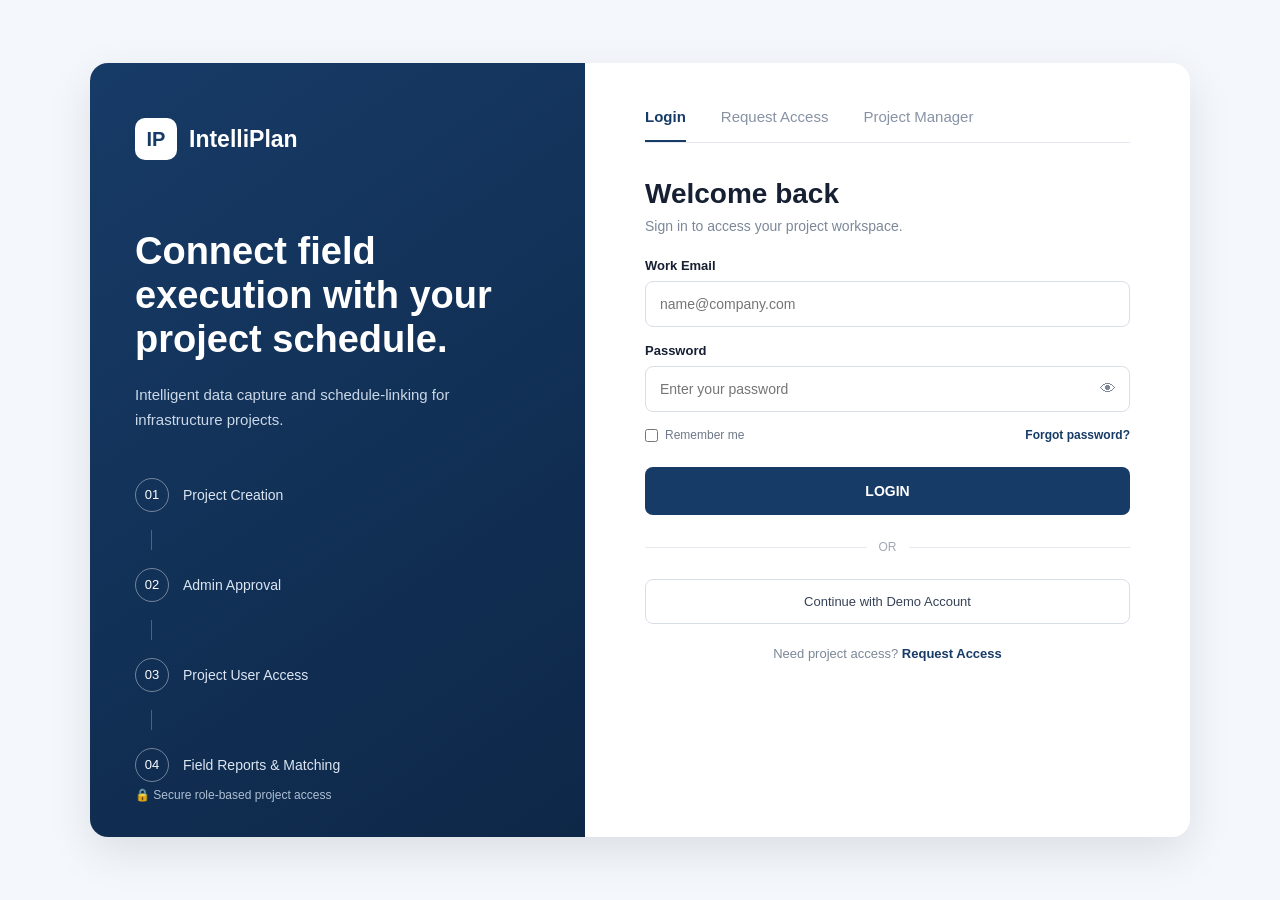
<file: frontend/src/pages/authentication.html>
<!DOCTYPE html>
<html lang="en">
<head>
<meta charset="UTF-8">
<meta name="viewport" content="width=device-width, initial-scale=1.0">
<title>IntelliPlan - Authentication</title>
<style>
*{margin:0;padding:0;box-sizing:border-box;font-family:Arial,Helvetica,sans-serif}
body{min-height:100vh;background:#f4f7fb;display:flex;align-items:center;justify-content:center;color:#172033}
.container{width:1100px;min-height:650px;background:#fff;border-radius:18px;overflow:hidden;display:flex;box-shadow:0 15px 45px rgba(0,0,0,.10)}
.left-panel{width:45%;background:linear-gradient(145deg,#173b67,#0d2747);color:#fff;padding:55px 45px;position:relative;overflow:hidden}
.logo{display:flex;align-items:center;gap:12px;font-size:23px;font-weight:bold;margin-bottom:70px}
.logo-icon{width:42px;height:42px;background:#fff;color:#173b67;border-radius:10px;display:flex;align-items:center;justify-content:center;font-weight:bold;font-size:20px}
.left-panel h1{font-size:38px;line-height:1.15;margin-bottom:20px}
.left-panel>p{color:#cbd8e8;line-height:1.7;font-size:15px;margin-bottom:45px}
.workflow{display:flex;flex-direction:column;gap:18px}
.workflow-item{display:flex;align-items:center;gap:14px}
.workflow-number{width:34px;height:34px;border:1px solid rgba(255,255,255,.4);border-radius:50%;display:flex;align-items:center;justify-content:center;font-size:13px}
.workflow-text{font-size:14px;color:#dce6f2}
.workflow-line{height:20px;width:1px;background:rgba(255,255,255,.25);margin-left:16px}
.security{position:absolute;bottom:35px;left:45px;font-size:12px;color:#aebfd4}
.right-panel{width:55%;padding:45px 60px}
.top-tabs{display:flex;gap:35px;border-bottom:1px solid #e5e9ef;margin-bottom:35px}
.tab{padding-bottom:15px;font-size:15px;color:#8792a5;cursor:pointer}
.tab.active{color:#173b67;font-weight:bold;border-bottom:2px solid #173b67}
.form-section h2{font-size:28px;margin-bottom:8px}
.subtitle{color:#7c8799;font-size:14px;margin-bottom:24px}
.field{margin-bottom:16px}
.field label{display:block;font-size:13px;font-weight:600;margin-bottom:8px}
.field input,.field select,.field textarea{width:100%;border:1px solid #d9dee7;border-radius:8px;padding:12px 14px;font-size:14px;outline:none;background:#fff}
.field input,.field select{height:46px}
.field textarea{height:75px;resize:none}
.field input:focus,.field select:focus,.field textarea:focus{border-color:#173b67}
.password-wrapper{position:relative}
.password-wrapper input{padding-right:50px}
.eye{position:absolute;right:14px;top:14px;cursor:pointer;color:#7d8796}
.options{display:flex;justify-content:space-between;align-items:center;margin:5px 0 25px;font-size:12px}
.remember{display:flex;gap:7px;align-items:center;color:#6e7888}
.forgot,.link{color:#173b67;cursor:pointer;font-weight:600}
.primary-btn{width:100%;height:48px;border:none;border-radius:8px;background:#173b67;color:#fff;font-size:14px;font-weight:bold;cursor:pointer}
.primary-btn:hover{background:#102e51}
.divider{display:flex;align-items:center;gap:12px;color:#a0a8b5;font-size:12px;margin:25px 0}
.divider:before,.divider:after{content:"";height:1px;background:#e5e8ed;flex:1}
.demo-btn{width:100%;height:45px;background:#fff;border:1px solid #d8dee8;border-radius:8px;cursor:pointer;font-size:13px;color:#364256}
.bottom-text{text-align:center;margin-top:22px;font-size:13px;color:#7c8797}
.bottom-text span{color:#173b67;font-weight:bold;cursor:pointer}
#requestForm,#pmForm{display:none}
.role-info{background:#f3f6fa;border-left:3px solid #173b67;padding:12px 14px;border-radius:6px;margin-bottom:18px;font-size:12px;color:#657084;line-height:1.5}
.role-info strong{color:#173b67}
.terms{display:flex;gap:8px;align-items:flex-start;font-size:11px;color:#737d8c;margin:12px 0 18px}
.status-box{background:#f8fafc;border:1px solid #e1e6ee;border-radius:8px;padding:12px;margin:15px 0;font-size:12px;line-height:1.5;color:#697487}
@media(max-width:850px){.container{width:95%}.left-panel{display:none}.right-panel{width:100%;padding:40px}}
</style>
</head>
<body>
<div class="container">

<div class="left-panel">
<div class="logo"><div class="logo-icon">IP</div>IntelliPlan</div>
<h1>Connect field execution with your project schedule.</h1>
<p>Intelligent data capture and schedule-linking for infrastructure projects.</p>

<div class="workflow">
<div class="workflow-item"><div class="workflow-number">01</div><div class="workflow-text">Project Creation</div></div>
<div class="workflow-line"></div>
<div class="workflow-item"><div class="workflow-number">02</div><div class="workflow-text">Admin Approval</div></div>
<div class="workflow-line"></div>
<div class="workflow-item"><div class="workflow-number">03</div><div class="workflow-text">Project User Access</div></div>
<div class="workflow-line"></div>
<div class="workflow-item"><div class="workflow-number">04</div><div class="workflow-text">Field Reports & Matching</div></div>
</div>
<div class="security">🔒 Secure role-based project access</div>
</div>

<div class="right-panel">

<div class="top-tabs">
<div class="tab active" id="loginTab" onclick="showLogin()">Login</div>
<div class="tab" id="requestTab" onclick="showRequest()">Request Access</div>
<div class="tab" id="pmTab" onclick="showPM()">Project Manager</div>
</div>

<!-- LOGIN -->
<div class="form-section" id="loginForm">
<h2>Welcome back</h2>
<p class="subtitle">Sign in to access your project workspace.</p>

<div class="field">
<label>Work Email</label>
<input type="email" placeholder="name@company.com">
</div>

<div class="field">
<label>Password</label>
<div class="password-wrapper">
<input id="loginPassword" type="password" placeholder="Enter your password">
<span class="eye" onclick="togglePassword('loginPassword')">👁</span>
</div>
</div>

<div class="options">
<label class="remember"><input type="checkbox"> Remember me</label>
<span class="forgot">Forgot password?</span>
</div>

<button class="primary-btn" onclick="alert('Mock login — backend authentication not connected.')">LOGIN</button>

<div class="divider">OR</div>
<button class="demo-btn" onclick="alert('Mock demo account selected.')">Continue with Demo Account</button>

<div class="bottom-text">
Need project access? <span onclick="showRequest()">Request Access</span>
</div>
</div>

<!-- SITE ENGINEER / SUPERVISOR REQUEST -->
<div class="form-section" id="requestForm">
<h2>Request Project Access</h2>
<p class="subtitle">Ask the Project Manager to add you to an existing project.</p>

<div class="role-info">
<strong>Who uses this?</strong><br>
Site Engineers and Supervisors can request access to an existing project.
The Project Manager reviews and approves the request.
</div>

<div class="field">
<label>Full Name</label>
<input type="text" placeholder="Enter your full name">
</div>

<div class="field">
<label>Work Email</label>
<input type="email" placeholder="name@company.com">
</div>

<div class="field">
<label>Project Code / Project ID</label>
<input type="text" placeholder="e.g. GIE-2026">
</div>

<div class="field">
<label>Requested Role</label>
<select>
<option value="">Select role</option>
<option>Site Engineer</option>
<option>Supervisor</option>
</select>
</div>

<div class="field">
<label>Message to Project Manager</label>
<textarea placeholder="Briefly explain why you need access..."></textarea>
</div>

<button class="primary-btn" onclick="alert('Mock request submitted to Project Manager.')">SEND ACCESS REQUEST</button>

<div class="bottom-text">Already have an account? <span onclick="showLogin()">Login</span></div>
</div>

<!-- PROJECT MANAGER -->
<div class="form-section" id="pmForm">
<h2>Project Manager Account</h2>
<p class="subtitle">Create your Project Manager account and start a project.</p>

<div class="role-info">
<strong>Project Manager flow:</strong><br>
Create account → Create Project → Admin Approval → Project becomes active.
After approval, you can add Site Engineers and Supervisors to your project.
</div>

<div class="field">
<label>Full Name</label>
<input type="text" placeholder="Enter your full name">
</div>

<div class="field">
<label>Work Email</label>
<input type="email" placeholder="name@company.com">
</div>

<div class="field">
<label>Organization</label>
<input type="text" placeholder="Company / Organization">
</div>

<div class="field">
<label>Department</label>
<input type="text" placeholder="Planning / Civil / Electrical...">
</div>

<div class="field">
<label>Password</label>
<div class="password-wrapper">
<input id="pmPassword" type="password" placeholder="Create password">
<span class="eye" onclick="togglePassword('pmPassword')">👁</span>
</div>
</div>

<div class="terms">
<input type="checkbox">
<span>I agree to the organization's terms and data access policy.</span>
</div>

<button class="primary-btn" onclick="alert('Mock Project Manager account created. Next step: Create Project and submit it for Admin approval.')">CREATE PM ACCOUNT</button>

<div class="status-box">
<strong>Next step after registration:</strong><br>
Create your infrastructure project. The project will remain pending until an Admin approves it.
</div>

<div class="bottom-text">Already have an account? <span onclick="showLogin()">Login</span></div>
</div>

</div>
</div>

<script>
function setTabs(active){
document.querySelectorAll('.tab').forEach(t=>t.classList.remove('active'));
active.classList.add('active');
}
function hideAll(){
document.getElementById('loginForm').style.display='none';
document.getElementById('requestForm').style.display='none';
document.getElementById('pmForm').style.display='none';
}
function showLogin(){
hideAll();
document.getElementById('loginForm').style.display='block';
setTabs(document.getElementById('loginTab'));
}
function showRequest(){
hideAll();
document.getElementById('requestForm').style.display='block';
setTabs(document.getElementById('requestTab'));
}
function showPM(){
hideAll();
document.getElementById('pmForm').style.display='block';
setTabs(document.getElementById('pmTab'));
}
function togglePassword(id){
const input=document.getElementById(id);
input.type=input.type==='password'?'text':'password';
}
</script>
</body>
</html>
</file>
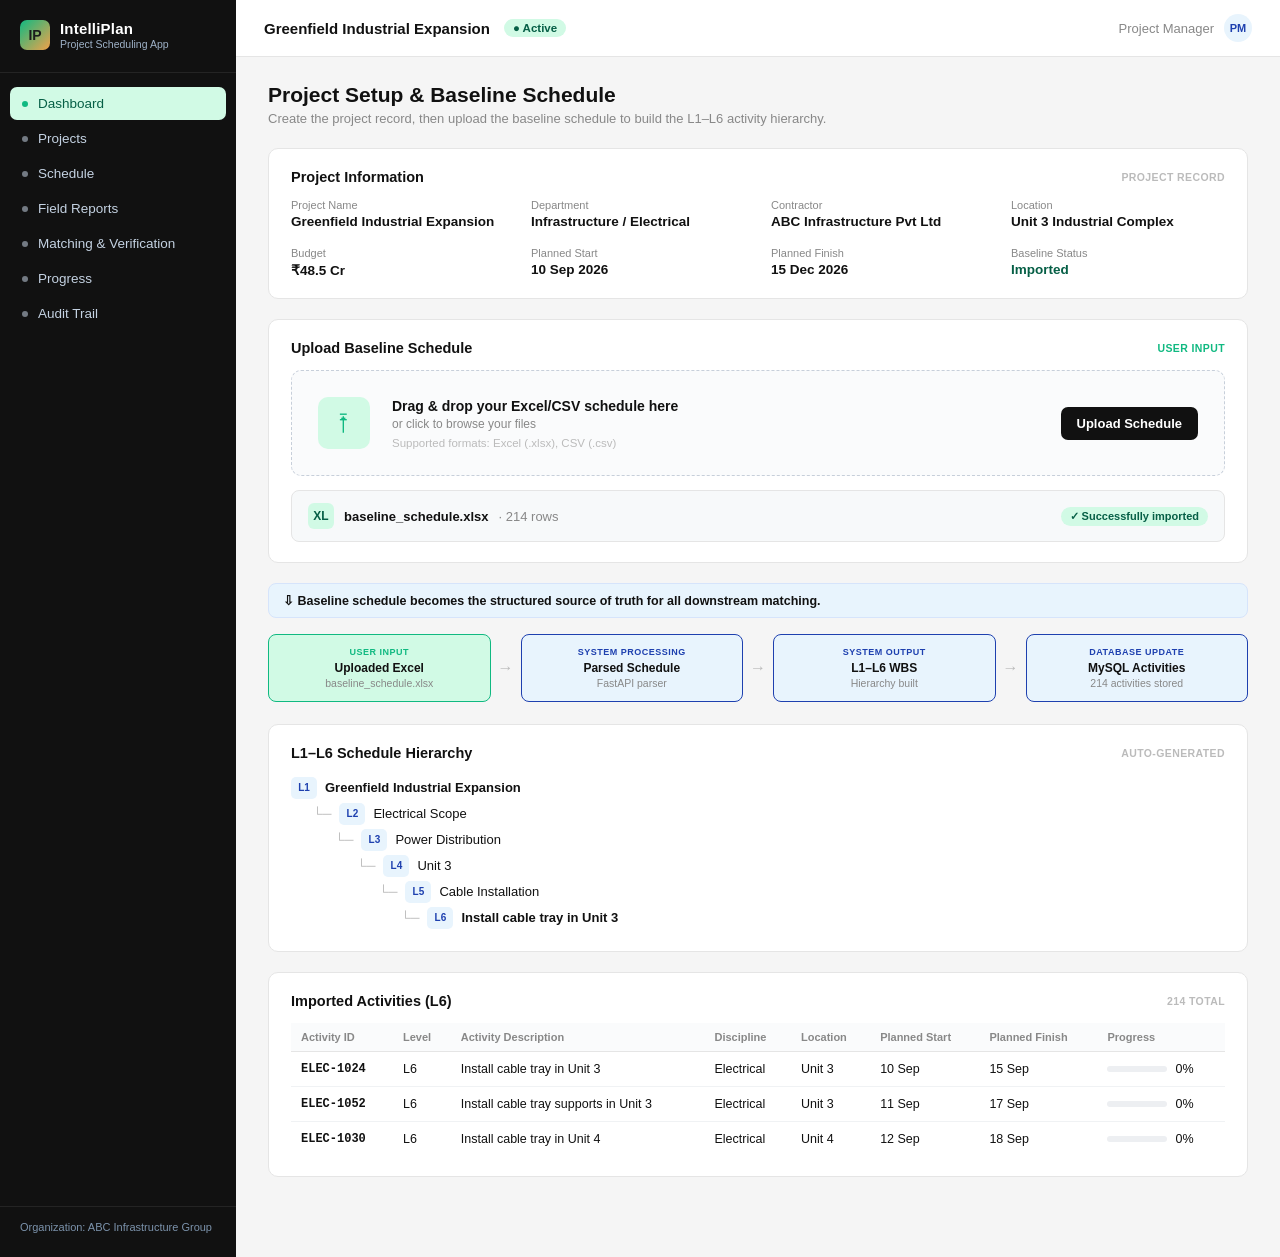
<file: frontend/src/pages/screen1_baseline_schedule.html>
<!DOCTYPE html>
<html lang="en">
<head>
<meta charset="UTF-8">
<title>IntelliPlan — Project Setup & Baseline Schedule</title>
<style>
  :root{
    --navy:#111111; --navy-dark:#111111; --navy-light:#222222;
    --bg:#f5f5f5; --card:#FFFFFF; --border:#e5e5e5;
    --text:#111111; --muted:#888888; --muted-2:#bbbbbb;
    --orange:#10b981; --orange-bg:#d1fae5;
    --success:#065f46; --success-bg:#d1fae5;
    --blue:#1e40af; --blue-bg:#e8f4fd;
    --warn:#333333; --warn-bg:#f5f5f5;
  }
  *{box-sizing:border-box;}
  body{margin:0;font-family:-apple-system,"Segoe UI",Roboto,Helvetica,Arial,sans-serif;background:var(--bg);color:var(--text);}
  .app{display:flex;min-height:100vh;}

  /* SIDEBAR */
  .sidebar{width:236px;background:var(--navy-dark);color:#fff;flex-shrink:0;display:flex;flex-direction:column;padding:20px 0;}
  .brand{display:flex;align-items:center;gap:10px;padding:0 20px 22px;border-bottom:1px solid rgba(255,255,255,.08);margin-bottom:14px;}
  .brand-mark{width:30px;height:30px;border-radius:7px;background:linear-gradient(135deg,var(--orange),#F0A24A);display:flex;align-items:center;justify-content:center;font-weight:700;font-size:14px;color:#1c1c1c;}
  .brand-name{font-size:15px;font-weight:700;letter-spacing:.2px;}
  .brand-sub{font-size:10.5px;color:#9FB2C8;margin-top:1px;}
  .nav{display:flex;flex-direction:column;gap:2px;padding:0 10px;}
  .nav a{display:flex;align-items:center;gap:10px;padding:9px 12px;border-radius:7px;color:#C4D2E2;text-decoration:none;font-size:13.5px;font-weight:500;}
  .nav a.active{background:#d1fae5;color:#065f46;}
  .nav a .dot{width:6px;height:6px;border-radius:50%;background:currentColor;opacity:.55;}
  .nav a.active .dot{background:#10b981;opacity:1;}
  .sidebar-foot{margin-top:auto;padding:14px 20px 4px;font-size:11px;color:#7C93AC;border-top:1px solid rgba(255,255,255,.08);}

  /* MAIN */
  .main{flex:1;min-width:0;display:flex;flex-direction:column;}
  .topbar{background:#fff;border-bottom:1px solid var(--border);padding:14px 28px;display:flex;align-items:center;justify-content:space-between;}
  .topbar-left{display:flex;align-items:center;gap:14px;}
  .proj-name{font-size:15px;font-weight:700;}
  .status-badge{font-size:11.5px;font-weight:600;padding:3px 9px;border-radius:20px;background:var(--success-bg);color:var(--success);}
  .topbar-right{display:flex;align-items:center;gap:10px;font-size:13px;color:var(--muted);}
  .avatar{width:28px;height:28px;border-radius:50%;background:var(--blue-bg);color:var(--blue);display:flex;align-items:center;justify-content:center;font-size:11px;font-weight:700;}

  .content{padding:26px 32px 60px;max-width:1280px;}
  h1.page-title{font-size:21px;font-weight:700;margin:0 0 4px;}
  .page-sub{font-size:13px;color:var(--muted);margin:0 0 22px;}

  .card{background:var(--card);border:1px solid var(--border);border-radius:10px;padding:20px 22px;margin-bottom:20px;}
  .card-head{display:flex;align-items:center;justify-content:space-between;margin-bottom:14px;}
  .card-title{font-size:14.5px;font-weight:700;}
  .card-tag{font-size:10.5px;font-weight:700;letter-spacing:.4px;color:var(--muted-2);}

  /* project info grid */
  .info-grid{display:grid;grid-template-columns:repeat(4,1fr);gap:18px 26px;}
  .info-item .label{font-size:11px;color:var(--muted);margin-bottom:3px;}
  .info-item .value{font-size:13.5px;font-weight:600;}

  /* upload area */
  .upload-box{border:1.5px dashed #C7CFDA;border-radius:10px;background:#FAFBFC;padding:26px;display:flex;align-items:center;gap:22px;}
  .upload-icon{width:52px;height:52px;border-radius:10px;background:var(--orange-bg);color:var(--orange);display:flex;align-items:center;justify-content:center;font-size:22px;flex-shrink:0;}
  .upload-text-title{font-size:14px;font-weight:700;margin-bottom:3px;}
  .upload-text-sub{font-size:12px;color:var(--muted);}
  .upload-formats{font-size:11.5px;color:var(--muted-2);margin-top:6px;}
  .btn{background:var(--navy);color:#fff;border:none;border-radius:7px;padding:9px 16px;font-size:13px;font-weight:600;cursor:pointer;white-space:nowrap;}
  .btn-outline{background:#fff;color:var(--navy);border:1px solid var(--border);border-radius:7px;padding:9px 16px;font-size:13px;font-weight:600;}

  .file-row{display:flex;align-items:center;justify-content:space-between;margin-top:14px;padding:12px 16px;background:#F7F9FA;border:1px solid var(--border);border-radius:8px;}
  .file-row-left{display:flex;align-items:center;gap:10px;font-size:13px;font-weight:600;}
  .file-icon{width:26px;height:26px;border-radius:6px;background:var(--success-bg);color:var(--success);display:flex;align-items:center;justify-content:center;font-size:12px;font-weight:700;}
  .pill-success{font-size:11px;font-weight:700;color:var(--success);background:var(--success-bg);padding:3px 9px;border-radius:20px;}

  /* WBS tree */
  .tree{font-size:13px;line-height:2;}
  .tree .row{display:flex;align-items:center;gap:8px;}
  .lvl-badge{font-size:10px;font-weight:700;padding:1px 7px;border-radius:5px;background:var(--blue-bg);color:var(--blue);min-width:26px;text-align:center;}
  .tree .l0{margin-left:0;font-weight:700;}
  .tree .l1{margin-left:22px;}
  .tree .l2{margin-left:44px;}
  .tree .l3{margin-left:66px;}
  .tree .l4{margin-left:88px;}
  .tree .l5{margin-left:110px;font-weight:600;color:var(--navy);}
  .branch{color:var(--muted-2);}

  table{width:100%;border-collapse:collapse;font-size:12.5px;}
  thead th{text-align:left;font-size:11px;color:var(--muted);font-weight:700;text-transform:none;padding:8px 10px;border-bottom:1px solid var(--border);background:#FAFBFC;}
  tbody td{padding:10px 10px;border-bottom:1px solid #F0F2F4;}
  tbody tr:last-child td{border-bottom:none;}
  .mono{font-family:ui-monospace,SFMono-Regular,Menlo,Consolas,monospace;font-size:12px;color:var(--navy);font-weight:600;}
  .progress-cell{display:flex;align-items:center;gap:8px;}
  .progress-track{width:60px;height:6px;background:#EDEFF2;border-radius:4px;overflow:hidden;}
  .progress-fill{height:100%;background:var(--muted-2);border-radius:4px;}

  /* pipeline explanation */
  .pipeline-strip{display:flex;align-items:center;gap:0;margin-top:6px;}
  .pipe-step{flex:1;background:#fff;border:1px solid var(--border);border-radius:8px;padding:12px 14px;text-align:center;font-size:12px;font-weight:600;color:var(--text);position:relative;}
  .pipe-step .sub{font-size:10.5px;color:var(--muted);font-weight:500;margin-top:2px;}
  .pipe-arrow{width:30px;text-align:center;color:var(--muted-2);font-size:16px;flex-shrink:0;}
  .pipe-step.user{border-color:var(--orange);background:var(--orange-bg);}
  .pipe-step.user .tag,.pipe-step.system .tag{display:block;font-size:9px;font-weight:700;letter-spacing:.5px;color:var(--orange);margin-bottom:4px;}
  .pipe-step.system .tag{color:var(--blue);}
  .pipe-step.system{border-color:var(--blue);background:var(--blue-bg);}

  .callout{display:flex;align-items:center;gap:8px;font-size:12.5px;color:var(--navy);background:var(--blue-bg);border:1px solid #D6E4FB;border-radius:8px;padding:9px 14px;margin:14px 0 16px;font-weight:600;}
</style>
</head>
<body>
<div class="app">

  <div class="sidebar">
    <div class="brand">
      <div class="brand-mark">IP</div>
      <div>
        <div class="brand-name">IntelliPlan</div>
        <div class="brand-sub">Project Scheduling App</div>
      </div>
    </div>
    <div class="nav">
      <a class="active" href="#"><span class="dot"></span> Dashboard</a>
      <a href="#"><span class="dot"></span> Projects</a>
      <a href="#"><span class="dot"></span> Schedule</a>
      <a href="#"><span class="dot"></span> Field Reports</a>
      <a href="#"><span class="dot"></span> Matching & Verification</a>
      <a href="#"><span class="dot"></span> Progress</a>
      <a href="#"><span class="dot"></span> Audit Trail</a>
    </div>
    <div class="sidebar-foot">Organization: ABC Infrastructure Group</div>
  </div>

  <div class="main">
    <div class="topbar">
      <div class="topbar-left">
        <div class="proj-name">Greenfield Industrial Expansion</div>
        <div class="status-badge">● Active</div>
      </div>
      <div class="topbar-right">
        <span>Project Manager</span>
        <div class="avatar">PM</div>
      </div>
    </div>

    <div class="content">
      <h1 class="page-title">Project Setup & Baseline Schedule</h1>
      <p class="page-sub">Create the project record, then upload the baseline schedule to build the L1–L6 activity hierarchy.</p>

      <!-- Project info card -->
      <div class="card">
        <div class="card-head">
          <div class="card-title">Project Information</div>
          <div class="card-tag">PROJECT RECORD</div>
        </div>
        <div class="info-grid">
          <div class="info-item"><div class="label">Project Name</div><div class="value">Greenfield Industrial Expansion</div></div>
          <div class="info-item"><div class="label">Department</div><div class="value">Infrastructure / Electrical</div></div>
          <div class="info-item"><div class="label">Contractor</div><div class="value">ABC Infrastructure Pvt Ltd</div></div>
          <div class="info-item"><div class="label">Location</div><div class="value">Unit 3 Industrial Complex</div></div>
          <div class="info-item"><div class="label">Budget</div><div class="value">₹48.5 Cr</div></div>
          <div class="info-item"><div class="label">Planned Start</div><div class="value">10 Sep 2026</div></div>
          <div class="info-item"><div class="label">Planned Finish</div><div class="value">15 Dec 2026</div></div>
          <div class="info-item"><div class="label">Baseline Status</div><div class="value" style="color:var(--success)">Imported</div></div>
        </div>
      </div>

      <!-- Upload card -->
      <div class="card">
        <div class="card-head">
          <div class="card-title">Upload Baseline Schedule</div>
          <div class="card-tag" style="color:var(--orange)">USER INPUT</div>
        </div>
        <div class="upload-box">
          <div class="upload-icon">⭱</div>
          <div style="flex:1">
            <div class="upload-text-title">Drag & drop your Excel/CSV schedule here</div>
            <div class="upload-text-sub">or click to browse your files</div>
            <div class="upload-formats">Supported formats: Excel (.xlsx), CSV (.csv)</div>
          </div>
          <button class="btn">Upload Schedule</button>
        </div>

        <div class="file-row">
          <div class="file-row-left">
            <div class="file-icon">XL</div>
            <span>baseline_schedule.xlsx</span>
            <span style="color:var(--muted);font-weight:500;">· 214 rows</span>
          </div>
          <div class="pill-success">✓ Successfully imported</div>
        </div>
      </div>

      <div class="callout">⇩ Baseline schedule becomes the structured source of truth for all downstream matching.</div>

      <!-- pipeline -->
      <div class="pipeline-strip" style="margin-bottom:22px;">
        <div class="pipe-step user"><span class="tag">USER INPUT</span>Uploaded Excel<div class="sub">baseline_schedule.xlsx</div></div>
        <div class="pipe-arrow">→</div>
        <div class="pipe-step system"><span class="tag">SYSTEM PROCESSING</span>Parsed Schedule<div class="sub">FastAPI parser</div></div>
        <div class="pipe-arrow">→</div>
        <div class="pipe-step system"><span class="tag">SYSTEM OUTPUT</span>L1–L6 WBS<div class="sub">Hierarchy built</div></div>
        <div class="pipe-arrow">→</div>
        <div class="pipe-step system"><span class="tag">DATABASE UPDATE</span>MySQL Activities<div class="sub">214 activities stored</div></div>
      </div>

      <!-- WBS tree -->
      <div class="card">
        <div class="card-head">
          <div class="card-title">L1–L6 Schedule Hierarchy</div>
          <div class="card-tag">AUTO-GENERATED</div>
        </div>
        <div class="tree">
          <div class="row l0"><span class="lvl-badge">L1</span> Greenfield Industrial Expansion</div>
          <div class="row l1"><span class="branch">└─</span><span class="lvl-badge">L2</span> Electrical Scope</div>
          <div class="row l2"><span class="branch">└─</span><span class="lvl-badge">L3</span> Power Distribution</div>
          <div class="row l3"><span class="branch">└─</span><span class="lvl-badge">L4</span> Unit 3</div>
          <div class="row l4"><span class="branch">└─</span><span class="lvl-badge">L5</span> Cable Installation</div>
          <div class="row l5"><span class="branch">└─</span><span class="lvl-badge">L6</span> Install cable tray in Unit 3</div>
        </div>
      </div>

      <!-- activities table -->
      <div class="card">
        <div class="card-head">
          <div class="card-title">Imported Activities (L6)</div>
          <div class="card-tag">214 TOTAL</div>
        </div>
        <table>
          <thead>
            <tr><th>Activity ID</th><th>Level</th><th>Activity Description</th><th>Discipline</th><th>Location</th><th>Planned Start</th><th>Planned Finish</th><th>Progress</th></tr>
          </thead>
          <tbody>
            <tr>
              <td class="mono">ELEC-1024</td><td>L6</td><td>Install cable tray in Unit 3</td><td>Electrical</td><td>Unit 3</td><td>10 Sep</td><td>15 Sep</td>
              <td><div class="progress-cell"><div class="progress-track"><div class="progress-fill" style="width:0%"></div></div><span>0%</span></div></td>
            </tr>
            <tr>
              <td class="mono">ELEC-1052</td><td>L6</td><td>Install cable tray supports in Unit 3</td><td>Electrical</td><td>Unit 3</td><td>11 Sep</td><td>17 Sep</td>
              <td><div class="progress-cell"><div class="progress-track"><div class="progress-fill" style="width:0%"></div></div><span>0%</span></div></td>
            </tr>
            <tr>
              <td class="mono">ELEC-1030</td><td>L6</td><td>Install cable tray in Unit 4</td><td>Electrical</td><td>Unit 4</td><td>12 Sep</td><td>18 Sep</td>
              <td><div class="progress-cell"><div class="progress-track"><div class="progress-fill" style="width:0%"></div></div><span>0%</span></div></td>
            </tr>
          </tbody>
        </table>
      </div>

    </div>
  </div>
</div>
</body>
</html>
</file>
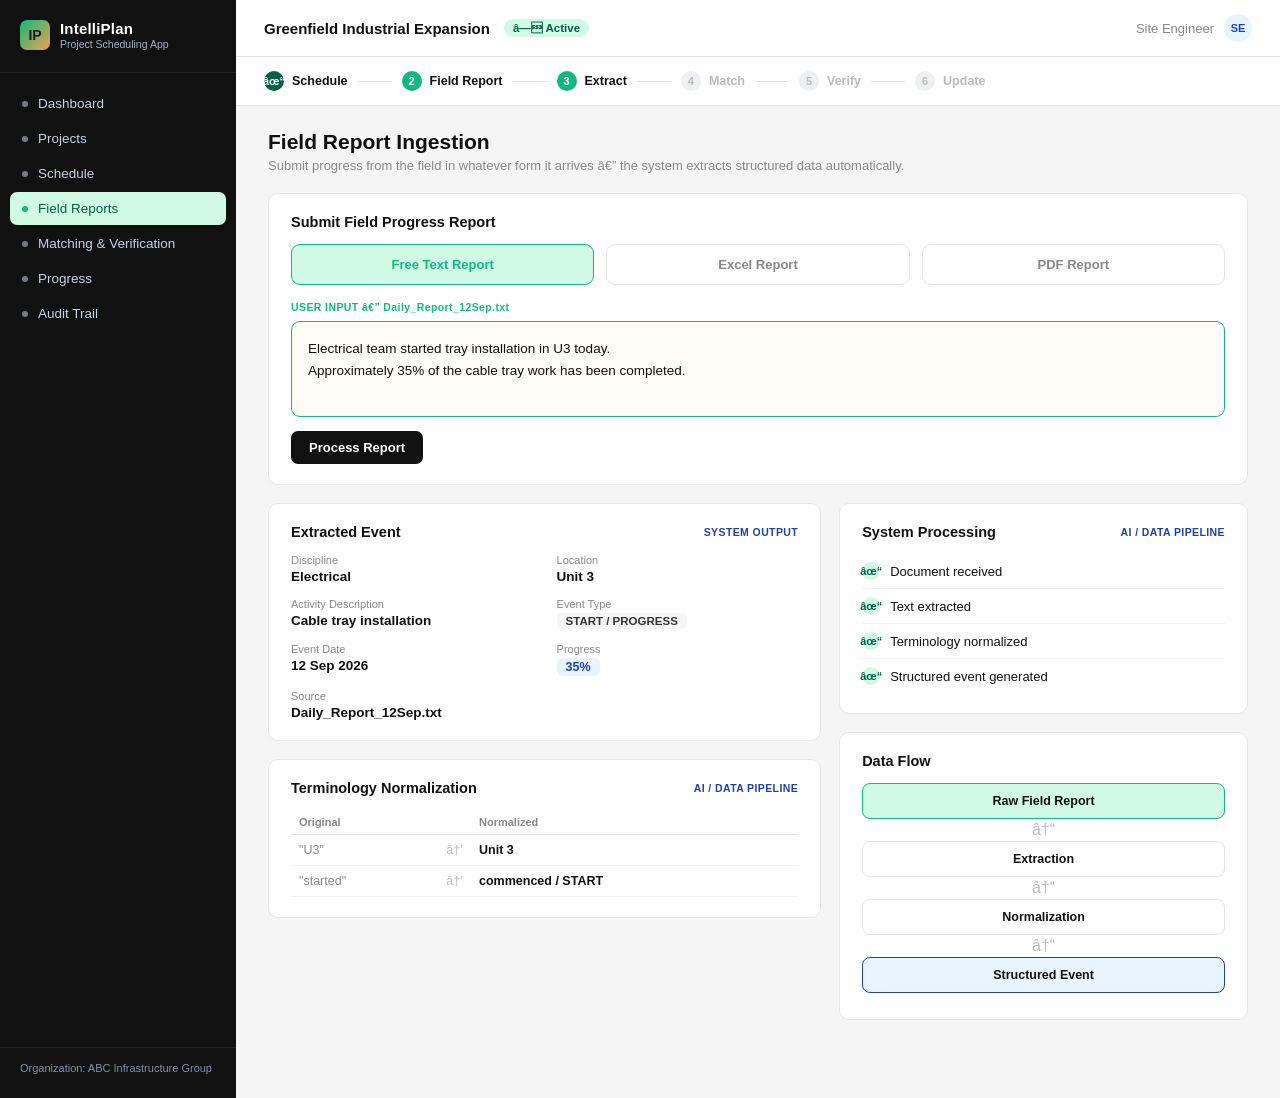
<file: frontend/src/pages/screen2_field_report_ingestion.html>
﻿<!DOCTYPE html>
<html lang="en">
<head>
<meta charset="UTF-8">
<title>IntelliPlan â€” Field Report Ingestion</title>
<style>
  :root{
    --navy:#111111; --navy-dark:#111111; --navy-light:#222222;
    --bg:#f5f5f5; --card:#FFFFFF; --border:#e5e5e5;
    --text:#111111; --muted:#888888; --muted-2:#bbbbbb;
    --orange:#10b981; --orange-bg:#d1fae5;
    --success:#065f46; --success-bg:#d1fae5;
    --blue:#1e40af; --blue-bg:#e8f4fd;
    --warn:#333333; --warn-bg:#f5f5f5;
  }
  *{box-sizing:border-box;}
  body{margin:0;font-family:-apple-system,"Segoe UI",Roboto,Helvetica,Arial,sans-serif;background:var(--bg);color:var(--text);}
  .app{display:flex;min-height:100vh;}
  .sidebar{width:236px;background:var(--navy-dark);color:#fff;flex-shrink:0;display:flex;flex-direction:column;padding:20px 0;}
  .brand{display:flex;align-items:center;gap:10px;padding:0 20px 22px;border-bottom:1px solid rgba(255,255,255,.08);margin-bottom:14px;}
  .brand-mark{width:30px;height:30px;border-radius:7px;background:linear-gradient(135deg,var(--orange),#F0A24A);display:flex;align-items:center;justify-content:center;font-weight:700;font-size:14px;color:#1c1c1c;}
  .brand-name{font-size:15px;font-weight:700;letter-spacing:.2px;}
  .brand-sub{font-size:10.5px;color:#9FB2C8;margin-top:1px;}
  .nav{display:flex;flex-direction:column;gap:2px;padding:0 10px;}
  .nav a{display:flex;align-items:center;gap:10px;padding:9px 12px;border-radius:7px;color:#C4D2E2;text-decoration:none;font-size:13.5px;font-weight:500;}
  .nav a.active{background:#d1fae5;color:#065f46;}
  .nav a .dot{width:6px;height:6px;border-radius:50%;background:currentColor;opacity:.55;}
  .nav a.active .dot{background:#10b981;opacity:1;}
  .sidebar-foot{margin-top:auto;padding:14px 20px 4px;font-size:11px;color:#7C93AC;border-top:1px solid rgba(255,255,255,.08);}

  .main{flex:1;min-width:0;display:flex;flex-direction:column;}
  .topbar{background:#fff;border-bottom:1px solid var(--border);padding:14px 28px;display:flex;align-items:center;justify-content:space-between;}
  .topbar-left{display:flex;align-items:center;gap:14px;}
  .proj-name{font-size:15px;font-weight:700;}
  .status-badge{font-size:11.5px;font-weight:600;padding:3px 9px;border-radius:20px;background:var(--success-bg);color:var(--success);}
  .topbar-right{display:flex;align-items:center;gap:10px;font-size:13px;color:var(--muted);}
  .avatar{width:28px;height:28px;border-radius:50%;background:var(--blue-bg);color:var(--blue);display:flex;align-items:center;justify-content:center;font-size:11px;font-weight:700;}

  /* stepper */
  .stepper{display:flex;align-items:center;background:#fff;border-bottom:1px solid var(--border);padding:14px 28px;gap:0;}
  .step{display:flex;align-items:center;gap:8px;font-size:12.5px;font-weight:600;color:var(--muted-2);}
  .step .num{width:20px;height:20px;border-radius:50%;background:#EDEFF2;color:var(--muted-2);display:flex;align-items:center;justify-content:center;font-size:11px;flex-shrink:0;}
  .step.done .num{background:var(--success);color:#fff;}
  .step.done{color:var(--text);}
  .step.current .num{background:var(--orange);color:#fff;}
  .step.current{color:var(--navy);}
  .step-sep{width:34px;height:1px;background:var(--border);margin:0 10px;}

  .content{padding:24px 32px 60px;max-width:1300px;}
  h1.page-title{font-size:21px;font-weight:700;margin:0 0 4px;}
  .page-sub{font-size:13px;color:var(--muted);margin:0 0 20px;}

  .card{background:var(--card);border:1px solid var(--border);border-radius:10px;padding:20px 22px;margin-bottom:18px;}
  .card-head{display:flex;align-items:center;justify-content:space-between;margin-bottom:14px;}
  .card-title{font-size:14.5px;font-weight:700;}
  .card-tag{font-size:10.5px;font-weight:700;letter-spacing:.4px;color:var(--muted-2);}
  .card-tag.orange{color:var(--orange);}
  .card-tag.blue{color:var(--blue);}

  .cols2{display:grid;grid-template-columns:1.15fr .85fr;gap:18px;align-items:start;}

  /* input option cards */
  .opt-row{display:flex;gap:12px;margin-bottom:16px;}
  .opt{flex:1;border:1.5px solid var(--border);border-radius:9px;padding:12px 14px;font-size:13px;font-weight:600;text-align:center;color:var(--muted);}
  .opt.selected{border-color:var(--orange);background:var(--orange-bg);color:var(--orange);}

  .textarea-box{border:1.5px solid var(--orange);background:#FFFCF8;border-radius:9px;padding:16px;font-size:13.5px;line-height:1.6;color:var(--text);min-height:96px;}
  .input-label{font-size:10.5px;font-weight:700;letter-spacing:.4px;color:var(--orange);margin-bottom:8px;}

  .btn{background:var(--navy);color:#fff;border:none;border-radius:7px;padding:9px 18px;font-size:13px;font-weight:600;cursor:pointer;}

  /* processing checklist */
  .proc-item{display:flex;align-items:center;gap:10px;font-size:13px;font-weight:500;padding:8px 0;border-bottom:1px solid #F0F2F4;}
  .proc-item:last-child{border-bottom:none;}
  .check{width:18px;height:18px;border-radius:50%;background:var(--success-bg);color:var(--success);display:flex;align-items:center;justify-content:center;font-size:11px;font-weight:700;flex-shrink:0;}

  /* extracted event */
  .ev-grid{display:grid;grid-template-columns:1fr 1fr;gap:14px 24px;}
  .ev-item .label{font-size:11px;color:var(--muted);margin-bottom:3px;}
  .ev-item .value{font-size:13.5px;font-weight:600;}
  .badge-progress{display:inline-block;background:var(--blue-bg);color:var(--blue);font-weight:700;font-size:12.5px;padding:2px 9px;border-radius:6px;}
  .badge-event{display:inline-block;background:var(--warn-bg);color:var(--warn);font-weight:700;font-size:11.5px;padding:2px 9px;border-radius:6px;}

  .norm-table{width:100%;font-size:12.5px;border-collapse:collapse;margin-top:6px;}
  .norm-table th{text-align:left;font-size:11px;color:var(--muted);font-weight:700;padding:6px 8px;border-bottom:1px solid var(--border);}
  .norm-table td{padding:8px 8px;border-bottom:1px solid #F0F2F4;}
  .arrow-cell{color:var(--muted-2);text-align:center;width:24px;}
  .orig{color:var(--muted);}
  .normed{font-weight:600;color:var(--navy);}

  .pipeline-strip{display:flex;flex-direction:column;gap:0;align-items:center;margin:6px 0;}
  .pipe-step{width:100%;background:#fff;border:1px solid var(--border);border-radius:8px;padding:10px 14px;text-align:center;font-size:12.5px;font-weight:700;color:var(--text);}
  .pipe-arrow-v{color:var(--muted-2);font-size:16px;padding:2px 0;}
</style>
</head>
<body>
<div class="app">

  <div class="sidebar">
    <div class="brand">
      <div class="brand-mark">IP</div>
      <div>
        <div class="brand-name">IntelliPlan</div>
        <div class="brand-sub">Project Scheduling App</div>
      </div>
    </div>
    <div class="nav">
      <a href="#"><span class="dot"></span> Dashboard</a>
      <a href="#"><span class="dot"></span> Projects</a>
      <a href="#"><span class="dot"></span> Schedule</a>
      <a class="active" href="#"><span class="dot"></span> Field Reports</a>
      <a href="#"><span class="dot"></span> Matching & Verification</a>
      <a href="#"><span class="dot"></span> Progress</a>
      <a href="#"><span class="dot"></span> Audit Trail</a>
    </div>
    <div class="sidebar-foot">Organization: ABC Infrastructure Group</div>
  </div>

  <div class="main">
    <div class="topbar">
      <div class="topbar-left">
        <div class="proj-name">Greenfield Industrial Expansion</div>
        <div class="status-badge">â— Active</div>
      </div>
      <div class="topbar-right">
        <span>Site Engineer</span>
        <div class="avatar">SE</div>
      </div>
    </div>

    <div class="stepper">
      <div class="step done"><div class="num">âœ“</div>Schedule</div>
      <div class="step-sep"></div>
      <div class="step current"><div class="num">2</div>Field Report</div>
      <div class="step-sep"></div>
      <div class="step current"><div class="num">3</div>Extract</div>
      <div class="step-sep"></div>
      <div class="step"><div class="num">4</div>Match</div>
      <div class="step-sep"></div>
      <div class="step"><div class="num">5</div>Verify</div>
      <div class="step-sep"></div>
      <div class="step"><div class="num">6</div>Update</div>
    </div>

    <div class="content">
      <h1 class="page-title">Field Report Ingestion</h1>
      <p class="page-sub">Submit progress from the field in whatever form it arrives â€” the system extracts structured data automatically.</p>

      <div class="card">
        <div class="card-head">
          <div class="card-title">Submit Field Progress Report</div>
        </div>
        <div class="opt-row">
          <div class="opt selected">Free Text Report</div>
          <div class="opt">Excel Report</div>
          <div class="opt">PDF Report</div>
        </div>

        <div class="input-label">USER INPUT â€” Daily_Report_12Sep.txt</div>
        <div class="textarea-box">
          Electrical team started tray installation in U3 today.<br>
          Approximately 35% of the cable tray work has been completed.
        </div>
        <div style="margin-top:14px;"><button class="btn">Process Report</button></div>
      </div>

      <div class="cols2">
        <div>
          <div class="card">
            <div class="card-head">
              <div class="card-title">Extracted Event</div>
              <div class="card-tag blue">SYSTEM OUTPUT</div>
            </div>
            <div class="ev-grid">
              <div class="ev-item"><div class="label">Discipline</div><div class="value">Electrical</div></div>
              <div class="ev-item"><div class="label">Location</div><div class="value">Unit 3</div></div>
              <div class="ev-item"><div class="label">Activity Description</div><div class="value">Cable tray installation</div></div>
              <div class="ev-item"><div class="label">Event Type</div><div class="value"><span class="badge-event">START / PROGRESS</span></div></div>
              <div class="ev-item"><div class="label">Event Date</div><div class="value">12 Sep 2026</div></div>
              <div class="ev-item"><div class="label">Progress</div><div class="value"><span class="badge-progress">35%</span></div></div>
              <div class="ev-item" style="grid-column:1/3;"><div class="label">Source</div><div class="value">Daily_Report_12Sep.txt</div></div>
            </div>
          </div>

          <div class="card">
            <div class="card-head">
              <div class="card-title">Terminology Normalization</div>
              <div class="card-tag blue">AI / DATA PIPELINE</div>
            </div>
            <table class="norm-table">
              <thead><tr><th>Original</th><th></th><th>Normalized</th></tr></thead>
              <tbody>
                <tr><td class="orig">"U3"</td><td class="arrow-cell">â†’</td><td class="normed">Unit 3</td></tr>
                <tr><td class="orig">"started"</td><td class="arrow-cell">â†’</td><td class="normed">commenced / START</td></tr>
              </tbody>
            </table>
          </div>
        </div>

        <div>
          <div class="card">
            <div class="card-head">
              <div class="card-title">System Processing</div>
              <div class="card-tag blue">AI / DATA PIPELINE</div>
            </div>
            <div class="proc-item"><div class="check">âœ“</div>Document received</div>
            <div class="proc-item"><div class="check">âœ“</div>Text extracted</div>
            <div class="proc-item"><div class="check">âœ“</div>Terminology normalized</div>
            <div class="proc-item"><div class="check">âœ“</div>Structured event generated</div>
          </div>

          <div class="card">
            <div class="card-head"><div class="card-title">Data Flow</div></div>
            <div class="pipeline-strip">
              <div class="pipe-step" style="border-color:var(--orange);background:var(--orange-bg);">Raw Field Report</div>
              <div class="pipe-arrow-v">â†“</div>
              <div class="pipe-step">Extraction</div>
              <div class="pipe-arrow-v">â†“</div>
              <div class="pipe-step">Normalization</div>
              <div class="pipe-arrow-v">â†“</div>
              <div class="pipe-step" style="border-color:var(--blue);background:var(--blue-bg);">Structured Event</div>
            </div>
          </div>
        </div>
      </div>

    </div>
  </div>
</div>
</body>
</html>
</file>
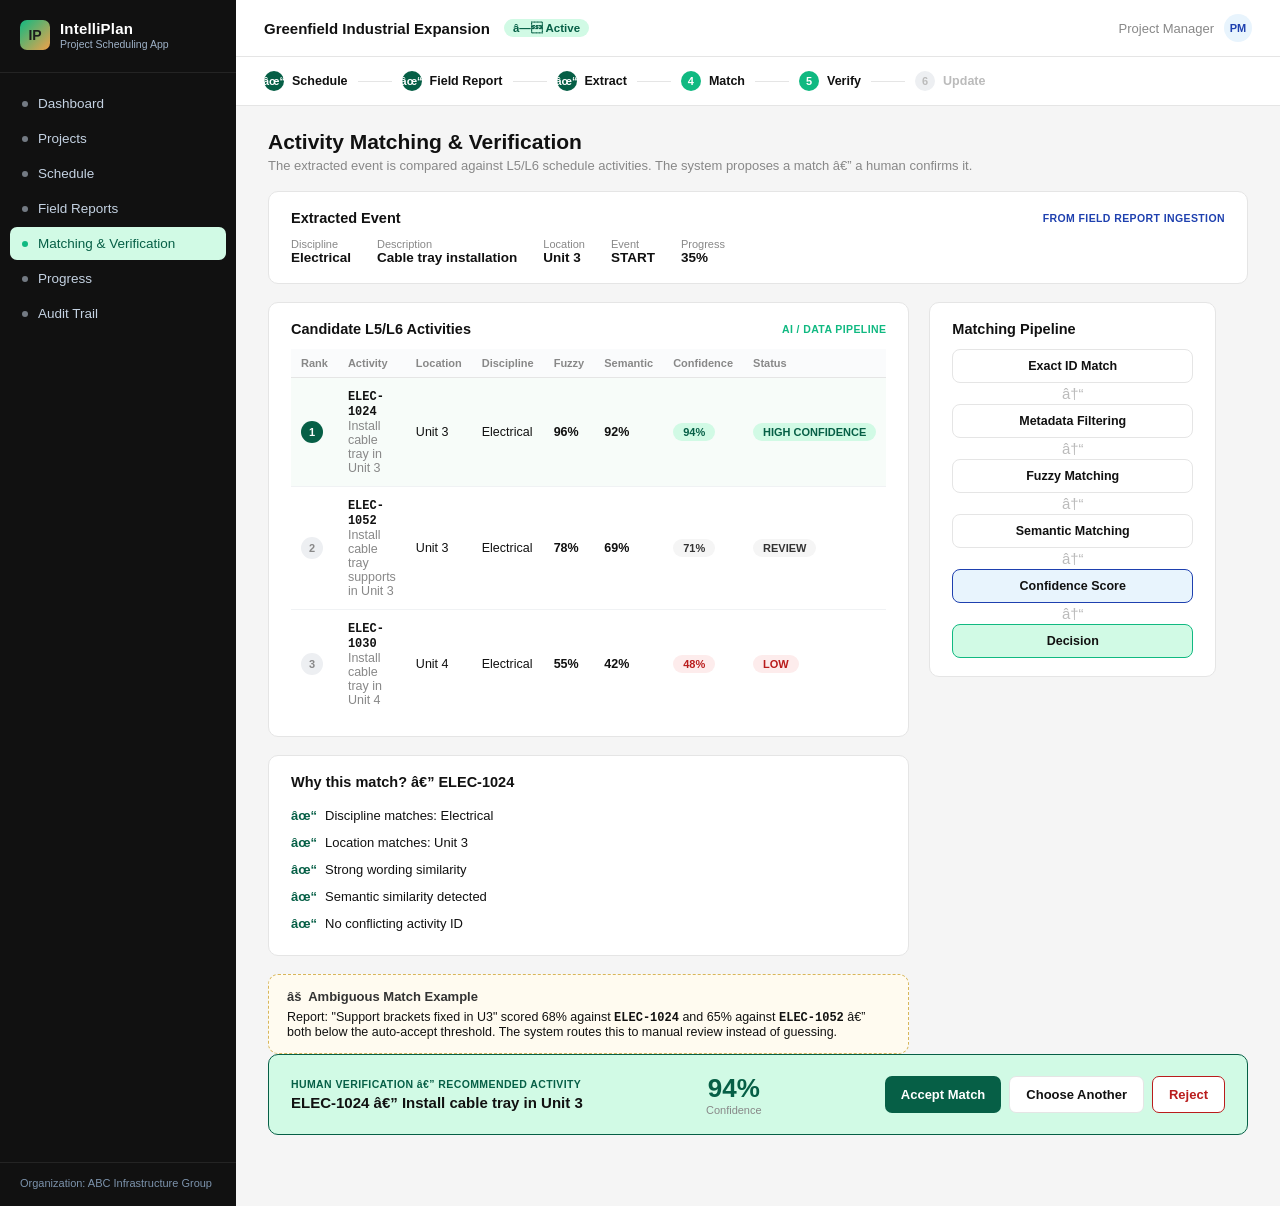
<file: frontend/src/pages/screen3_matching_verification.html>
﻿<!DOCTYPE html>
<html lang="en">
<head>
<meta charset="UTF-8">
<title>IntelliPlan â€” Activity Matching & Verification</title>
<style>
  :root{
    --navy:#111111; --navy-dark:#111111; --navy-light:#222222;
    --bg:#f5f5f5; --card:#FFFFFF; --border:#e5e5e5;
    --text:#111111; --muted:#888888; --muted-2:#bbbbbb;
    --orange:#10b981; --orange-bg:#d1fae5;
    --success:#065f46; --success-bg:#d1fae5;
    --blue:#1e40af; --blue-bg:#e8f4fd;
    --warn:#333333; --warn-bg:#f5f5f5;
    --danger:#B91C1C; --danger-bg:#FDECEC;
  }
  *{box-sizing:border-box;}
  body{margin:0;font-family:-apple-system,"Segoe UI",Roboto,Helvetica,Arial,sans-serif;background:var(--bg);color:var(--text);}
  .app{display:flex;min-height:100vh;}
  .sidebar{width:236px;background:var(--navy-dark);color:#fff;flex-shrink:0;display:flex;flex-direction:column;padding:20px 0;}
  .brand{display:flex;align-items:center;gap:10px;padding:0 20px 22px;border-bottom:1px solid rgba(255,255,255,.08);margin-bottom:14px;}
  .brand-mark{width:30px;height:30px;border-radius:7px;background:linear-gradient(135deg,var(--orange),#F0A24A);display:flex;align-items:center;justify-content:center;font-weight:700;font-size:14px;color:#1c1c1c;}
  .brand-name{font-size:15px;font-weight:700;letter-spacing:.2px;}
  .brand-sub{font-size:10.5px;color:#9FB2C8;margin-top:1px;}
  .nav{display:flex;flex-direction:column;gap:2px;padding:0 10px;}
  .nav a{display:flex;align-items:center;gap:10px;padding:9px 12px;border-radius:7px;color:#C4D2E2;text-decoration:none;font-size:13.5px;font-weight:500;}
  .nav a.active{background:#d1fae5;color:#065f46;}
  .nav a .dot{width:6px;height:6px;border-radius:50%;background:currentColor;opacity:.55;}
  .nav a.active .dot{background:#10b981;opacity:1;}
  .sidebar-foot{margin-top:auto;padding:14px 20px 4px;font-size:11px;color:#7C93AC;border-top:1px solid rgba(255,255,255,.08);}

  .main{flex:1;min-width:0;display:flex;flex-direction:column;}
  .topbar{background:#fff;border-bottom:1px solid var(--border);padding:14px 28px;display:flex;align-items:center;justify-content:space-between;}
  .topbar-left{display:flex;align-items:center;gap:14px;}
  .proj-name{font-size:15px;font-weight:700;}
  .status-badge{font-size:11.5px;font-weight:600;padding:3px 9px;border-radius:20px;background:var(--success-bg);color:var(--success);}
  .topbar-right{display:flex;align-items:center;gap:10px;font-size:13px;color:var(--muted);}
  .avatar{width:28px;height:28px;border-radius:50%;background:var(--blue-bg);color:var(--blue);display:flex;align-items:center;justify-content:center;font-size:11px;font-weight:700;}

  .stepper{display:flex;align-items:center;background:#fff;border-bottom:1px solid var(--border);padding:14px 28px;gap:0;}
  .step{display:flex;align-items:center;gap:8px;font-size:12.5px;font-weight:600;color:var(--muted-2);}
  .step .num{width:20px;height:20px;border-radius:50%;background:#EDEFF2;color:var(--muted-2);display:flex;align-items:center;justify-content:center;font-size:11px;flex-shrink:0;}
  .step.done .num{background:var(--success);color:#fff;}
  .step.done{color:var(--text);}
  .step.current .num{background:var(--orange);color:#fff;}
  .step.current{color:var(--navy);}
  .step-sep{width:34px;height:1px;background:var(--border);margin:0 10px;}

  .content{padding:24px 32px 60px;max-width:1340px;}
  h1.page-title{font-size:21px;font-weight:700;margin:0 0 4px;}
  .page-sub{font-size:13px;color:var(--muted);margin:0 0 18px;}

  .card{background:var(--card);border:1px solid var(--border);border-radius:10px;padding:18px 22px;margin-bottom:18px;}
  .card-head{display:flex;align-items:center;justify-content:space-between;margin-bottom:12px;}
  .card-title{font-size:14.5px;font-weight:700;}
  .card-tag{font-size:10.5px;font-weight:700;letter-spacing:.4px;color:var(--muted-2);}
  .card-tag.blue{color:var(--blue);}
  .card-tag.orange{color:var(--orange);}

  /* extracted event strip */
  .ev-strip{display:flex;gap:26px;flex-wrap:wrap;}
  .ev-strip .ev-item .label{font-size:11px;color:var(--muted);}
  .ev-strip .ev-item .value{font-size:13.5px;font-weight:700;}

  table{width:100%;border-collapse:collapse;font-size:12.5px;}
  thead th{text-align:left;font-size:11px;color:var(--muted);font-weight:700;padding:8px 10px;border-bottom:1px solid var(--border);background:#FAFBFC;}
  tbody td{padding:11px 10px;border-bottom:1px solid #F0F2F4;vertical-align:middle;}
  tbody tr:last-child td{border-bottom:none;}
  .mono{font-family:ui-monospace,SFMono-Regular,Menlo,Consolas,monospace;font-size:12px;color:var(--navy);font-weight:600;}
  .rank-badge{width:22px;height:22px;border-radius:50%;background:#EDEFF2;color:var(--muted);font-size:11px;font-weight:700;display:flex;align-items:center;justify-content:center;}
  tr.top .rank-badge{background:var(--success);color:#fff;}
  .conf-badge{font-size:11px;font-weight:700;padding:3px 10px;border-radius:20px;white-space:nowrap;}
  .conf-high{background:var(--success-bg);color:var(--success);}
  .conf-review{background:var(--warn-bg);color:var(--warn);}
  .conf-low{background:var(--danger-bg);color:var(--danger);}
  .score{font-weight:600;}
  tr.top{background:#F7FCF9;}

  .cols2{display:grid;grid-template-columns:1.3fr .9fr;gap:20px;align-items:start;}

  .why-list{list-style:none;margin:0;padding:0;font-size:13px;}
  .why-list li{padding:6px 0;color:var(--text);}
  .why-list li .tick{color:var(--success);font-weight:700;margin-right:8px;}

  .pipeline-strip{display:flex;flex-direction:column;gap:0;}
  .pipe-step{background:#fff;border:1px solid var(--border);border-radius:8px;padding:9px 14px;text-align:center;font-size:12.5px;font-weight:700;}
  .pipe-arrow-v{color:var(--muted-2);font-size:15px;text-align:center;padding:2px 0;}

  /* recommendation panel */
  .reco{border:1.5px solid var(--success);background:var(--success-bg);border-radius:10px;padding:18px 22px;display:flex;align-items:center;justify-content:space-between;gap:20px;margin-bottom:18px;}
  .reco-left .lbl{font-size:10.5px;font-weight:700;color:var(--success);letter-spacing:.4px;margin-bottom:4px;}
  .reco-left .act{font-size:15px;font-weight:700;}
  .reco-mid{text-align:center;}
  .reco-mid .conf-num{font-size:26px;font-weight:800;color:var(--success);}
  .reco-mid .conf-lbl{font-size:11px;color:var(--muted);}
  .reco-btns{display:flex;gap:8px;}
  .btn{border:none;border-radius:7px;padding:10px 16px;font-size:13px;font-weight:700;cursor:pointer;}
  .btn-accept{background:var(--success);color:#fff;}
  .btn-reject{background:#fff;color:var(--danger);border:1.5px solid var(--danger);}
  .btn-choose{background:#fff;color:var(--navy);border:1.5px solid var(--border);}

  .amb-card{border:1.5px dashed #D8B65A;background:#FFFBF0;border-radius:10px;padding:14px 18px;font-size:12.5px;}
  .amb-title{font-weight:700;font-size:13px;color:var(--warn);margin-bottom:6px;}
</style>
</head>
<body>
<div class="app">

  <div class="sidebar">
    <div class="brand">
      <div class="brand-mark">IP</div>
      <div>
        <div class="brand-name">IntelliPlan</div>
        <div class="brand-sub">Project Scheduling App</div>
      </div>
    </div>
    <div class="nav">
      <a href="#"><span class="dot"></span> Dashboard</a>
      <a href="#"><span class="dot"></span> Projects</a>
      <a href="#"><span class="dot"></span> Schedule</a>
      <a href="#"><span class="dot"></span> Field Reports</a>
      <a class="active" href="#"><span class="dot"></span> Matching & Verification</a>
      <a href="#"><span class="dot"></span> Progress</a>
      <a href="#"><span class="dot"></span> Audit Trail</a>
    </div>
    <div class="sidebar-foot">Organization: ABC Infrastructure Group</div>
  </div>

  <div class="main">
    <div class="topbar">
      <div class="topbar-left">
        <div class="proj-name">Greenfield Industrial Expansion</div>
        <div class="status-badge">â— Active</div>
      </div>
      <div class="topbar-right">
        <span>Project Manager</span>
        <div class="avatar">PM</div>
      </div>
    </div>

    <div class="stepper">
      <div class="step done"><div class="num">âœ“</div>Schedule</div>
      <div class="step-sep"></div>
      <div class="step done"><div class="num">âœ“</div>Field Report</div>
      <div class="step-sep"></div>
      <div class="step done"><div class="num">âœ“</div>Extract</div>
      <div class="step-sep"></div>
      <div class="step current"><div class="num">4</div>Match</div>
      <div class="step-sep"></div>
      <div class="step current"><div class="num">5</div>Verify</div>
      <div class="step-sep"></div>
      <div class="step"><div class="num">6</div>Update</div>
    </div>

    <div class="content">
      <h1 class="page-title">Activity Matching & Verification</h1>
      <p class="page-sub">The extracted event is compared against L5/L6 schedule activities. The system proposes a match â€” a human confirms it.</p>

      <div class="card">
        <div class="card-head">
          <div class="card-title">Extracted Event</div>
          <div class="card-tag blue">FROM FIELD REPORT INGESTION</div>
        </div>
        <div class="ev-strip">
          <div class="ev-item"><div class="label">Discipline</div><div class="value">Electrical</div></div>
          <div class="ev-item"><div class="label">Description</div><div class="value">Cable tray installation</div></div>
          <div class="ev-item"><div class="label">Location</div><div class="value">Unit 3</div></div>
          <div class="ev-item"><div class="label">Event</div><div class="value">START</div></div>
          <div class="ev-item"><div class="label">Progress</div><div class="value">35%</div></div>
        </div>
      </div>

      <div class="cols2">
        <div>
          <div class="card">
            <div class="card-head">
              <div class="card-title">Candidate L5/L6 Activities</div>
              <div class="card-tag orange">AI / DATA PIPELINE</div>
            </div>
            <table>
              <thead>
                <tr><th>Rank</th><th>Activity</th><th>Location</th><th>Discipline</th><th>Fuzzy</th><th>Semantic</th><th>Confidence</th><th>Status</th></tr>
              </thead>
              <tbody>
                <tr class="top">
                  <td><div class="rank-badge">1</div></td>
                  <td><span class="mono">ELEC-1024</span><br><span style="color:var(--muted)">Install cable tray in Unit 3</span></td>
                  <td>Unit 3</td><td>Electrical</td>
                  <td class="score">96%</td><td class="score">92%</td>
                  <td><span class="conf-badge conf-high">94%</span></td>
                  <td><span class="conf-badge conf-high">HIGH CONFIDENCE</span></td>
                </tr>
                <tr>
                  <td><div class="rank-badge">2</div></td>
                  <td><span class="mono">ELEC-1052</span><br><span style="color:var(--muted)">Install cable tray supports in Unit 3</span></td>
                  <td>Unit 3</td><td>Electrical</td>
                  <td class="score">78%</td><td class="score">69%</td>
                  <td><span class="conf-badge conf-review">71%</span></td>
                  <td><span class="conf-badge conf-review">REVIEW</span></td>
                </tr>
                <tr>
                  <td><div class="rank-badge">3</div></td>
                  <td><span class="mono">ELEC-1030</span><br><span style="color:var(--muted)">Install cable tray in Unit 4</span></td>
                  <td>Unit 4</td><td>Electrical</td>
                  <td class="score">55%</td><td class="score">42%</td>
                  <td><span class="conf-badge conf-low">48%</span></td>
                  <td><span class="conf-badge conf-low">LOW</span></td>
                </tr>
              </tbody>
            </table>
          </div>

          <div class="card">
            <div class="card-head"><div class="card-title">Why this match? â€” ELEC-1024</div></div>
            <ul class="why-list">
              <li><span class="tick">âœ“</span>Discipline matches: Electrical</li>
              <li><span class="tick">âœ“</span>Location matches: Unit 3</li>
              <li><span class="tick">âœ“</span>Strong wording similarity</li>
              <li><span class="tick">âœ“</span>Semantic similarity detected</li>
              <li><span class="tick">âœ“</span>No conflicting activity ID</li>
            </ul>
          </div>

          <div class="amb-card">
            <div class="amb-title">âš  Ambiguous Match Example</div>
            Report: "Support brackets fixed in U3" scored 68% against <span class="mono">ELEC-1024</span> and 65% against <span class="mono">ELEC-1052</span> â€” both below the auto-accept threshold. The system routes this to manual review instead of guessing.
          </div>
        </div>

        <div>
          <div class="card">
            <div class="card-head"><div class="card-title">Matching Pipeline</div></div>
            <div class="pipeline-strip">
              <div class="pipe-step">Exact ID Match</div>
              <div class="pipe-arrow-v">â†“</div>
              <div class="pipe-step">Metadata Filtering</div>
              <div class="pipe-arrow-v">â†“</div>
              <div class="pipe-step">Fuzzy Matching</div>
              <div class="pipe-arrow-v">â†“</div>
              <div class="pipe-step">Semantic Matching</div>
              <div class="pipe-arrow-v">â†“</div>
              <div class="pipe-step" style="border-color:var(--blue);background:var(--blue-bg);">Confidence Score</div>
              <div class="pipe-arrow-v">â†“</div>
              <div class="pipe-step" style="border-color:var(--orange);background:var(--orange-bg);">Decision</div>
            </div>
          </div>
        </div>
      </div>

      <div class="reco">
        <div class="reco-left">
          <div class="lbl">HUMAN VERIFICATION â€” RECOMMENDED ACTIVITY</div>
          <div class="act">ELEC-1024 â€” Install cable tray in Unit 3</div>
        </div>
        <div class="reco-mid">
          <div class="conf-num">94%</div>
          <div class="conf-lbl">Confidence</div>
        </div>
        <div class="reco-btns">
          <button class="btn btn-accept">Accept Match</button>
          <button class="btn btn-choose">Choose Another</button>
          <button class="btn btn-reject">Reject</button>
        </div>
      </div>

    </div>
  </div>
</div>
</body>
</html>
</file>
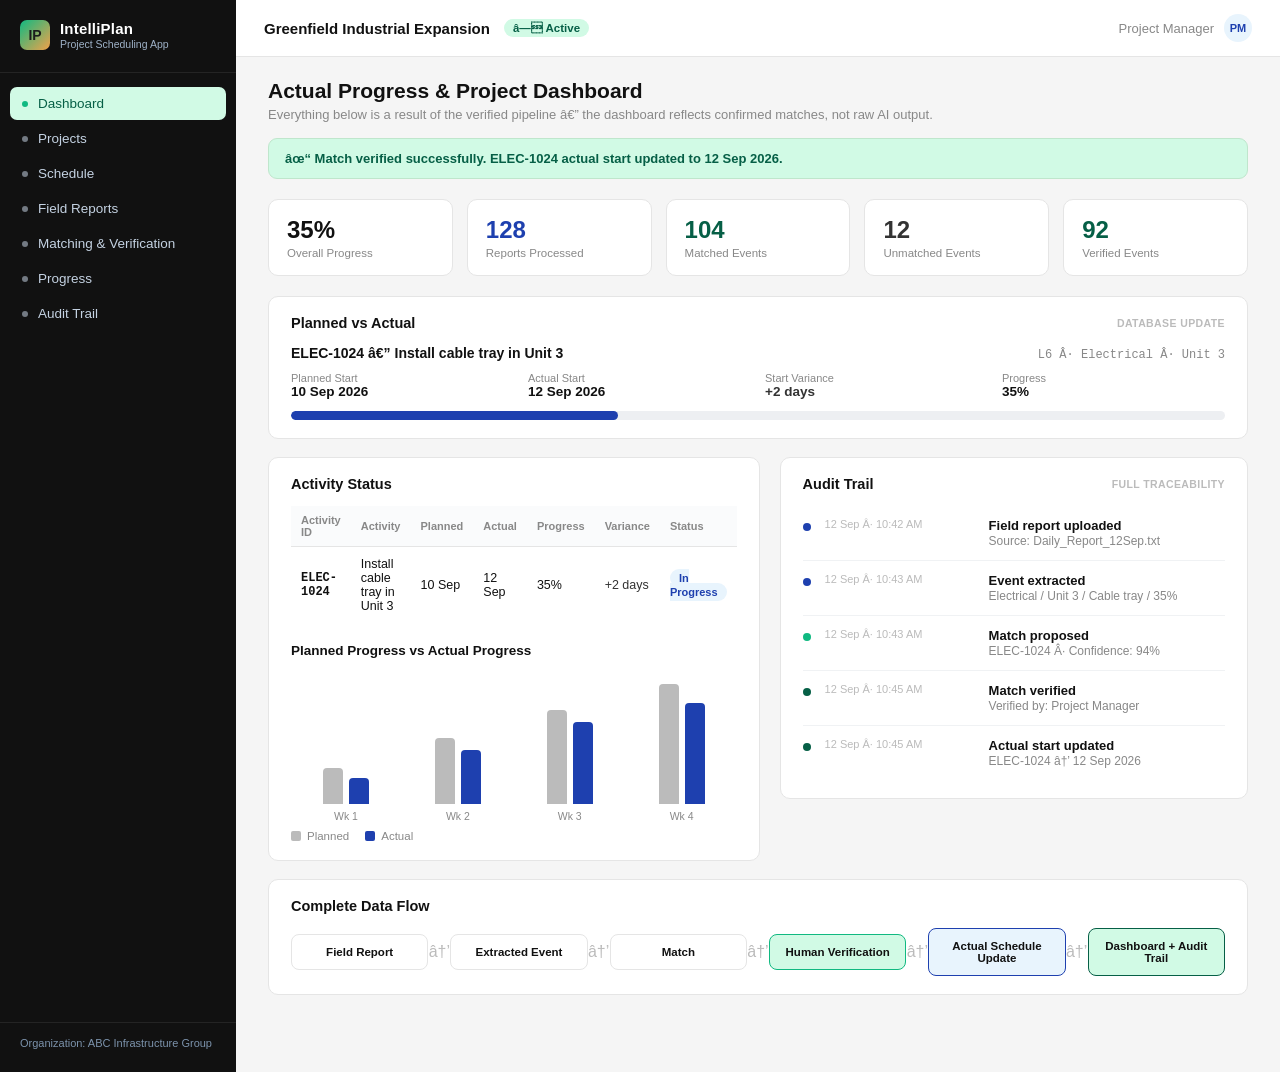
<file: frontend/src/pages/screen4_dashboard_audit.html>
﻿<!DOCTYPE html>
<html lang="en">
<head>
<meta charset="UTF-8">
<title>IntelliPlan â€” Actual Progress & Project Dashboard</title>
<style>
  :root{
    --navy:#111111; --navy-dark:#111111; --navy-light:#222222;
    --bg:#f5f5f5; --card:#FFFFFF; --border:#e5e5e5;
    --text:#111111; --muted:#888888; --muted-2:#bbbbbb;
    --orange:#10b981; --orange-bg:#d1fae5;
    --success:#065f46; --success-bg:#d1fae5;
    --blue:#1e40af; --blue-bg:#e8f4fd;
    --warn:#333333; --warn-bg:#f5f5f5;
  }
  *{box-sizing:border-box;}
  body{margin:0;font-family:-apple-system,"Segoe UI",Roboto,Helvetica,Arial,sans-serif;background:var(--bg);color:var(--text);}
  .app{display:flex;min-height:100vh;}
  .sidebar{width:236px;background:var(--navy-dark);color:#fff;flex-shrink:0;display:flex;flex-direction:column;padding:20px 0;}
  .brand{display:flex;align-items:center;gap:10px;padding:0 20px 22px;border-bottom:1px solid rgba(255,255,255,.08);margin-bottom:14px;}
  .brand-mark{width:30px;height:30px;border-radius:7px;background:linear-gradient(135deg,var(--orange),#F0A24A);display:flex;align-items:center;justify-content:center;font-weight:700;font-size:14px;color:#1c1c1c;}
  .brand-name{font-size:15px;font-weight:700;letter-spacing:.2px;}
  .brand-sub{font-size:10.5px;color:#9FB2C8;margin-top:1px;}
  .nav{display:flex;flex-direction:column;gap:2px;padding:0 10px;}
  .nav a{display:flex;align-items:center;gap:10px;padding:9px 12px;border-radius:7px;color:#C4D2E2;text-decoration:none;font-size:13.5px;font-weight:500;}
  .nav a.active{background:#d1fae5;color:#065f46;}
  .nav a .dot{width:6px;height:6px;border-radius:50%;background:currentColor;opacity:.55;}
  .nav a.active .dot{background:#10b981;opacity:1;}
  .sidebar-foot{margin-top:auto;padding:14px 20px 4px;font-size:11px;color:#7C93AC;border-top:1px solid rgba(255,255,255,.08);}

  .main{flex:1;min-width:0;display:flex;flex-direction:column;}
  .topbar{background:#fff;border-bottom:1px solid var(--border);padding:14px 28px;display:flex;align-items:center;justify-content:space-between;}
  .topbar-left{display:flex;align-items:center;gap:14px;}
  .proj-name{font-size:15px;font-weight:700;}
  .status-badge{font-size:11.5px;font-weight:600;padding:3px 9px;border-radius:20px;background:var(--success-bg);color:var(--success);}
  .topbar-right{display:flex;align-items:center;gap:10px;font-size:13px;color:var(--muted);}
  .avatar{width:28px;height:28px;border-radius:50%;background:var(--blue-bg);color:var(--blue);display:flex;align-items:center;justify-content:center;font-size:11px;font-weight:700;}

  .content{padding:22px 32px 60px;max-width:1360px;}
  h1.page-title{font-size:21px;font-weight:700;margin:0 0 4px;}
  .page-sub{font-size:13px;color:var(--muted);margin:0 0 16px;}

  .notice{display:flex;align-items:center;gap:10px;background:var(--success-bg);border:1px solid #BFE6CC;color:var(--success);border-radius:9px;padding:12px 16px;font-size:13px;font-weight:600;margin-bottom:20px;}

  .summary-grid{display:grid;grid-template-columns:repeat(5,1fr);gap:14px;margin-bottom:20px;}
  .sum-card{background:#fff;border:1px solid var(--border);border-radius:10px;padding:16px 18px;}
  .sum-card .num{font-size:24px;font-weight:800;}
  .sum-card .lbl{font-size:11.5px;color:var(--muted);margin-top:3px;}
  .sum-card.n1 .num{color:var(--navy);}
  .sum-card.n2 .num{color:var(--blue);}
  .sum-card.n3 .num{color:var(--success);}
  .sum-card.n4 .num{color:var(--warn);}
  .sum-card.n5 .num{color:var(--success);}

  .card{background:var(--card);border:1px solid var(--border);border-radius:10px;padding:18px 22px;margin-bottom:18px;}
  .card-head{display:flex;align-items:center;justify-content:space-between;margin-bottom:14px;}
  .card-title{font-size:14.5px;font-weight:700;}
  .card-tag{font-size:10.5px;font-weight:700;letter-spacing:.4px;color:var(--muted-2);}

  .cols2{display:grid;grid-template-columns:1fr 1fr;gap:18px;}
  .cols3{display:grid;grid-template-columns:1fr 1fr;gap:20px;align-items:start;}

  /* planned vs actual */
  .pva-head{display:flex;align-items:baseline;justify-content:space-between;margin-bottom:10px;}
  .pva-act{font-size:14px;font-weight:700;}
  .pva-id{font-size:12px;color:var(--muted);font-family:ui-monospace,monospace;}
  .pva-grid{display:grid;grid-template-columns:repeat(4,1fr);gap:14px;margin-bottom:12px;}
  .pva-item .label{font-size:11px;color:var(--muted);}
  .pva-item .value{font-size:13.5px;font-weight:700;}
  .variance{color:var(--warn);}
  .progress-track{width:100%;height:9px;background:#EDEFF2;border-radius:5px;overflow:hidden;}
  .progress-fill{height:100%;background:var(--blue);border-radius:5px;}

  table{width:100%;border-collapse:collapse;font-size:12.5px;}
  thead th{text-align:left;font-size:11px;color:var(--muted);font-weight:700;padding:8px 10px;border-bottom:1px solid var(--border);background:#FAFBFC;}
  tbody td{padding:10px 10px;border-bottom:1px solid #F0F2F4;}
  tbody tr:last-child td{border-bottom:none;}
  .mono{font-family:ui-monospace,SFMono-Regular,Menlo,Consolas,monospace;font-size:12px;color:var(--navy);font-weight:600;}
  .status-chip{font-size:11px;font-weight:700;padding:3px 9px;border-radius:20px;background:var(--blue-bg);color:var(--blue);}

  /* chart */
  .chart-box{display:flex;align-items:flex-end;gap:22px;height:150px;padding:6px 10px 0;}
  .chart-bar-group{flex:1;display:flex;flex-direction:column;align-items:center;justify-content:flex-end;height:100%;}
  .bars{display:flex;gap:6px;align-items:flex-end;height:120px;}
  .bar{width:20px;border-radius:4px 4px 0 0;}
  .bar.planned{background:var(--muted-2);}
  .bar.actual{background:var(--blue);}
  .chart-x{font-size:10.5px;color:var(--muted);margin-top:6px;}
  .legend{display:flex;gap:16px;font-size:11.5px;color:var(--muted);margin-top:8px;}
  .legend span{display:inline-flex;align-items:center;gap:6px;}
  .legend .sw{width:10px;height:10px;border-radius:2px;}

  /* audit trail */
  .audit-item{display:flex;gap:14px;padding:12px 0;border-bottom:1px solid #F0F2F4;}
  .audit-item:last-child{border-bottom:none;}
  .audit-dot{width:8px;height:8px;border-radius:50%;background:var(--blue);margin-top:5px;flex-shrink:0;}
  .audit-time{font-size:11px;color:var(--muted-2);white-space:nowrap;width:150px;flex-shrink:0;}
  .audit-body .title{font-size:13px;font-weight:700;}
  .audit-body .sub{font-size:12px;color:var(--muted);margin-top:1px;}

  .flow-strip{display:flex;align-items:center;gap:0;margin-top:6px;}
  .flow-step{flex:1;background:#fff;border:1px solid var(--border);border-radius:8px;padding:11px 12px;text-align:center;font-size:11.5px;font-weight:700;}
  .flow-arrow{width:22px;text-align:center;color:var(--muted-2);}
</style>
</head>
<body>
<div class="app">

  <div class="sidebar">
    <div class="brand">
      <div class="brand-mark">IP</div>
      <div>
        <div class="brand-name">IntelliPlan</div>
        <div class="brand-sub">Project Scheduling App</div>
      </div>
    </div>
    <div class="nav">
      <a class="active" href="#"><span class="dot"></span> Dashboard</a>
      <a href="#"><span class="dot"></span> Projects</a>
      <a href="#"><span class="dot"></span> Schedule</a>
      <a href="#"><span class="dot"></span> Field Reports</a>
      <a href="#"><span class="dot"></span> Matching & Verification</a>
      <a href="#"><span class="dot"></span> Progress</a>
      <a href="#"><span class="dot"></span> Audit Trail</a>
    </div>
    <div class="sidebar-foot">Organization: ABC Infrastructure Group</div>
  </div>

  <div class="main">
    <div class="topbar">
      <div class="topbar-left">
        <div class="proj-name">Greenfield Industrial Expansion</div>
        <div class="status-badge">â— Active</div>
      </div>
      <div class="topbar-right">
        <span>Project Manager</span>
        <div class="avatar">PM</div>
      </div>
    </div>

    <div class="content">
      <h1 class="page-title">Actual Progress & Project Dashboard</h1>
      <p class="page-sub">Everything below is a result of the verified pipeline â€” the dashboard reflects confirmed matches, not raw AI output.</p>

      <div class="notice">âœ“ Match verified successfully. ELEC-1024 actual start updated to 12 Sep 2026.</div>

      <div class="summary-grid">
        <div class="sum-card n1"><div class="num">35%</div><div class="lbl">Overall Progress</div></div>
        <div class="sum-card n2"><div class="num">128</div><div class="lbl">Reports Processed</div></div>
        <div class="sum-card n3"><div class="num">104</div><div class="lbl">Matched Events</div></div>
        <div class="sum-card n4"><div class="num">12</div><div class="lbl">Unmatched Events</div></div>
        <div class="sum-card n5"><div class="num">92</div><div class="lbl">Verified Events</div></div>
      </div>

      <div class="card">
        <div class="card-head">
          <div class="card-title">Planned vs Actual</div>
          <div class="card-tag">DATABASE UPDATE</div>
        </div>
        <div class="pva-head">
          <div class="pva-act">ELEC-1024 â€” Install cable tray in Unit 3</div>
          <div class="pva-id">L6 Â· Electrical Â· Unit 3</div>
        </div>
        <div class="pva-grid">
          <div class="pva-item"><div class="label">Planned Start</div><div class="value">10 Sep 2026</div></div>
          <div class="pva-item"><div class="label">Actual Start</div><div class="value">12 Sep 2026</div></div>
          <div class="pva-item"><div class="label">Start Variance</div><div class="value variance">+2 days</div></div>
          <div class="pva-item"><div class="label">Progress</div><div class="value">35%</div></div>
        </div>
        <div class="progress-track"><div class="progress-fill" style="width:35%"></div></div>
      </div>

      <div class="cols3">
        <div class="card">
          <div class="card-head">
            <div class="card-title">Activity Status</div>
          </div>
          <table>
            <thead><tr><th>Activity ID</th><th>Activity</th><th>Planned</th><th>Actual</th><th>Progress</th><th>Variance</th><th>Status</th></tr></thead>
            <tbody>
              <tr>
                <td class="mono">ELEC-1024</td><td>Install cable tray in Unit 3</td><td>10 Sep</td><td>12 Sep</td><td>35%</td><td class="variance">+2 days</td>
                <td><span class="status-chip">In Progress</span></td>
              </tr>
            </tbody>
          </table>

          <div style="margin-top:20px;">
            <div class="card-head"><div class="card-title" style="font-size:13.5px;">Planned Progress vs Actual Progress</div></div>
            <div class="chart-box">
              <div class="chart-bar-group"><div class="bars"><div class="bar planned" style="height:30%"></div><div class="bar actual" style="height:22%"></div></div><div class="chart-x">Wk 1</div></div>
              <div class="chart-bar-group"><div class="bars"><div class="bar planned" style="height:55%"></div><div class="bar actual" style="height:45%"></div></div><div class="chart-x">Wk 2</div></div>
              <div class="chart-bar-group"><div class="bars"><div class="bar planned" style="height:78%"></div><div class="bar actual" style="height:68%"></div></div><div class="chart-x">Wk 3</div></div>
              <div class="chart-bar-group"><div class="bars"><div class="bar planned" style="height:100%"></div><div class="bar actual" style="height:84%"></div></div><div class="chart-x">Wk 4</div></div>
            </div>
            <div class="legend">
              <span><span class="sw" style="background:var(--muted-2)"></span>Planned</span>
              <span><span class="sw" style="background:var(--blue)"></span>Actual</span>
            </div>
          </div>
        </div>

        <div class="card">
          <div class="card-head">
            <div class="card-title">Audit Trail</div>
            <div class="card-tag">FULL TRACEABILITY</div>
          </div>
          <div class="audit-item">
            <div class="audit-dot"></div>
            <div class="audit-time">12 Sep Â· 10:42 AM</div>
            <div class="audit-body"><div class="title">Field report uploaded</div><div class="sub">Source: Daily_Report_12Sep.txt</div></div>
          </div>
          <div class="audit-item">
            <div class="audit-dot"></div>
            <div class="audit-time">12 Sep Â· 10:43 AM</div>
            <div class="audit-body"><div class="title">Event extracted</div><div class="sub">Electrical / Unit 3 / Cable tray / 35%</div></div>
          </div>
          <div class="audit-item">
            <div class="audit-dot" style="background:var(--orange);"></div>
            <div class="audit-time">12 Sep Â· 10:43 AM</div>
            <div class="audit-body"><div class="title">Match proposed</div><div class="sub">ELEC-1024 Â· Confidence: 94%</div></div>
          </div>
          <div class="audit-item">
            <div class="audit-dot" style="background:var(--success);"></div>
            <div class="audit-time">12 Sep Â· 10:45 AM</div>
            <div class="audit-body"><div class="title">Match verified</div><div class="sub">Verified by: Project Manager</div></div>
          </div>
          <div class="audit-item">
            <div class="audit-dot" style="background:var(--success);"></div>
            <div class="audit-time">12 Sep Â· 10:45 AM</div>
            <div class="audit-body"><div class="title">Actual start updated</div><div class="sub">ELEC-1024 â†’ 12 Sep 2026</div></div>
          </div>
        </div>
      </div>

      <div class="card">
        <div class="card-head"><div class="card-title">Complete Data Flow</div></div>
        <div class="flow-strip">
          <div class="flow-step">Field Report</div><div class="flow-arrow">â†’</div>
          <div class="flow-step">Extracted Event</div><div class="flow-arrow">â†’</div>
          <div class="flow-step">Match</div><div class="flow-arrow">â†’</div>
          <div class="flow-step" style="border-color:var(--orange);background:var(--orange-bg);">Human Verification</div><div class="flow-arrow">â†’</div>
          <div class="flow-step" style="border-color:var(--blue);background:var(--blue-bg);">Actual Schedule Update</div><div class="flow-arrow">â†’</div>
          <div class="flow-step" style="border-color:var(--success);background:var(--success-bg);">Dashboard + Audit Trail</div>
        </div>
      </div>

    </div>
  </div>
</div>
</body>
</html>
</file>
